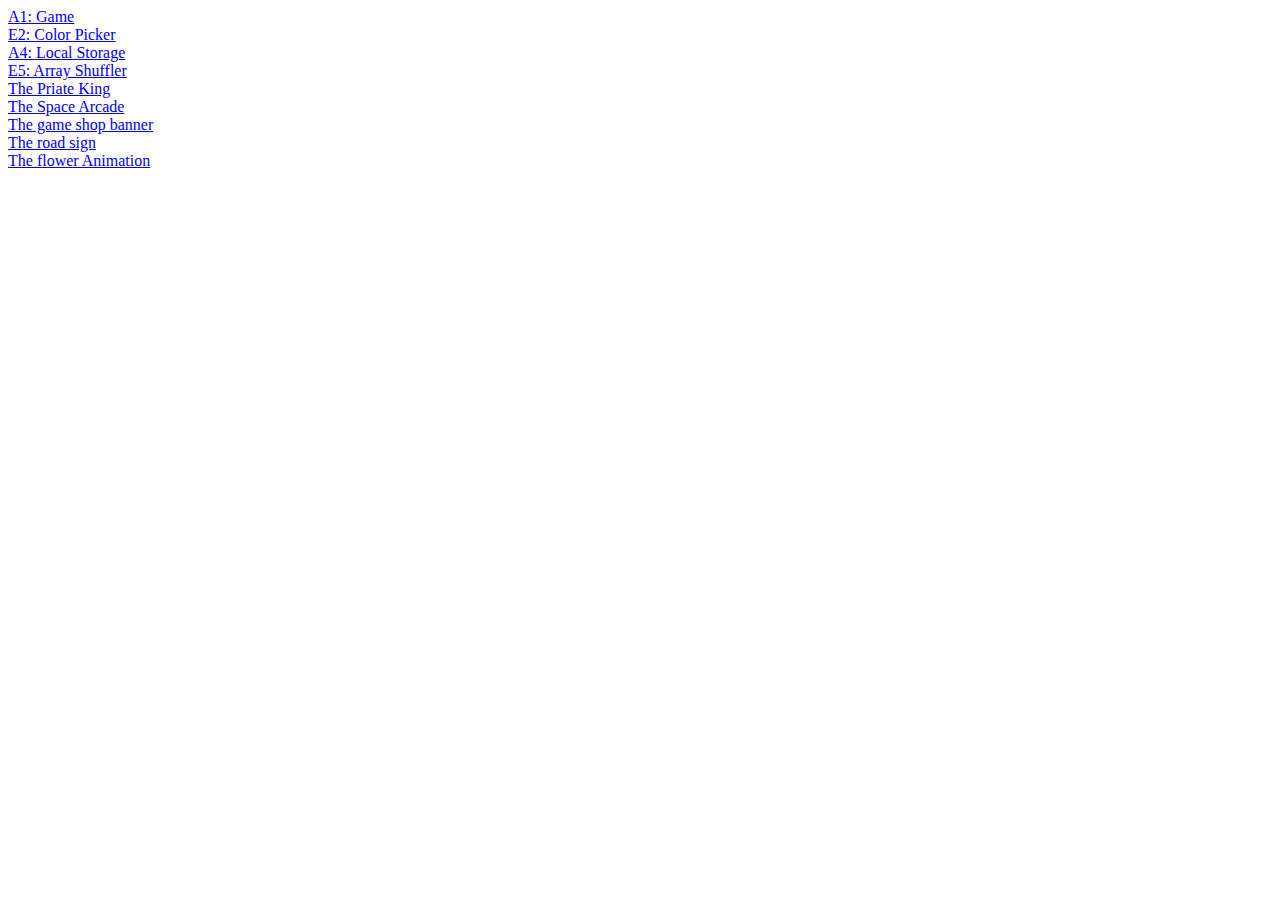
<file: index.html>
<!DOCTYPE HTML>
<html lang="en">
<head>
    <meta charset="UTF-8">
    <meta name="viewport" content="width=device-width">
    <title>Prog209 by Xiaoxuan Li</title>
</head>
<body>
    <a href="209A1/index.html">A1: Game</a><br>
    <a href="e2colorPicker.html">E2: Color Picker</a><br>
    <a href="A4LocalStorage/index.html">A4: Local Storage</a><br>
    <a href="e5shuffling.html">E5: Array Shuffler</a><br>
    <a href="thePirateKing/thePirateKing.html">The Priate King</a><br>
    <a href="spaceArcade/SpaceArcade.html">The Space Arcade</a><br>
    <a href="greenSock/start.html">The game shop banner</a><br>
    <a href="canvas/index.html">The road sign</a><br>
    <a href="flowerAnimation/index.html">The flower Animation</a><br>

</body>
</html>
</file>
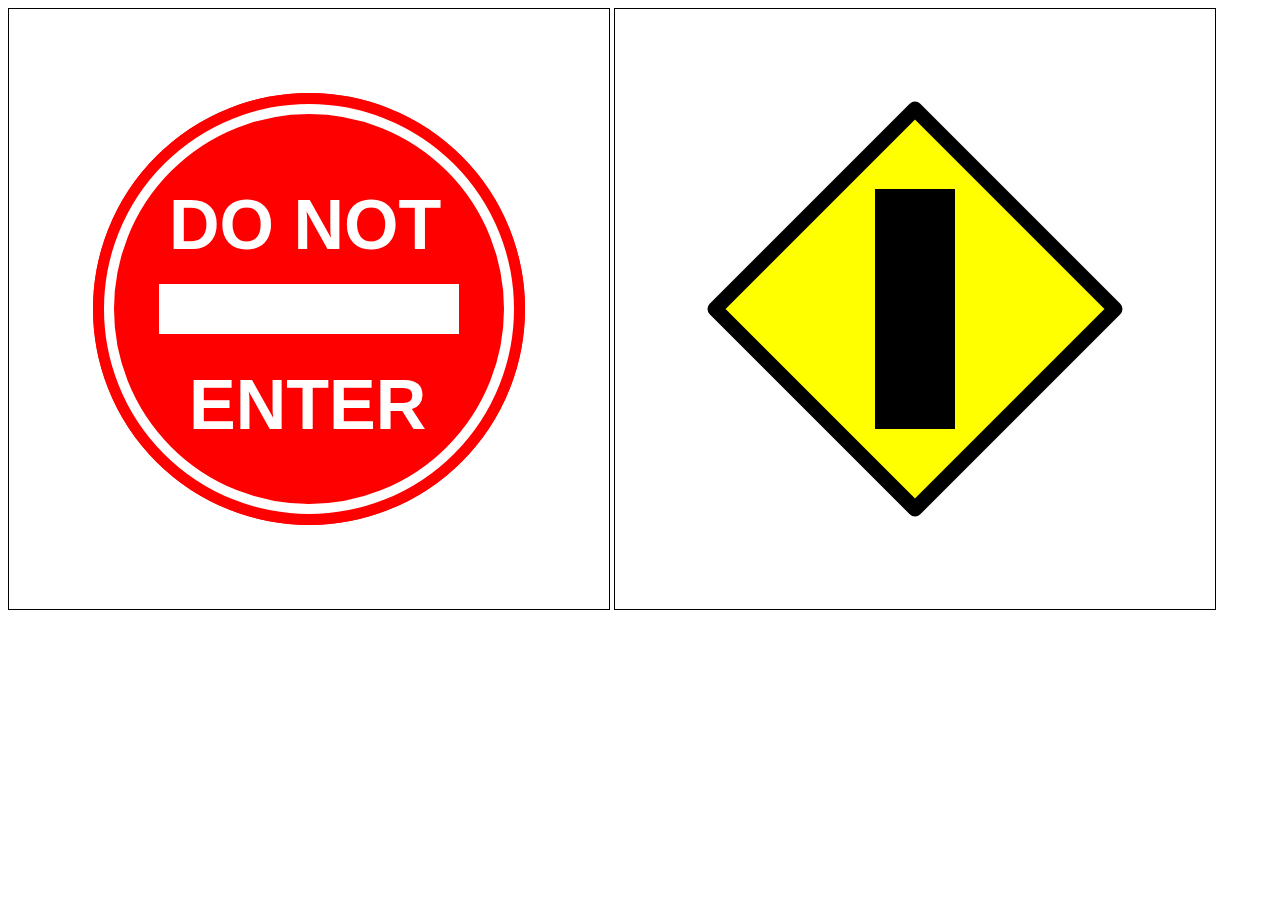
<file: canvas/index.html>
<!DOCTYPE HTML>
<html lang="en">
<head>
    <meta charset="UTF-8">
    <meta name="viewport" content="width=device-width">
    <title>THE MAP</title>
</head>
<body>
    <canvas id="myCanvas" width="600" height="600" style="border:1px solid #000000;">
    </canvas>
    <canvas id="myCanvas2" width="600" height="600" style="border:1px solid #000000;">
    </canvas>
<script src="index.js"></script>
</body>
</html>
</file>
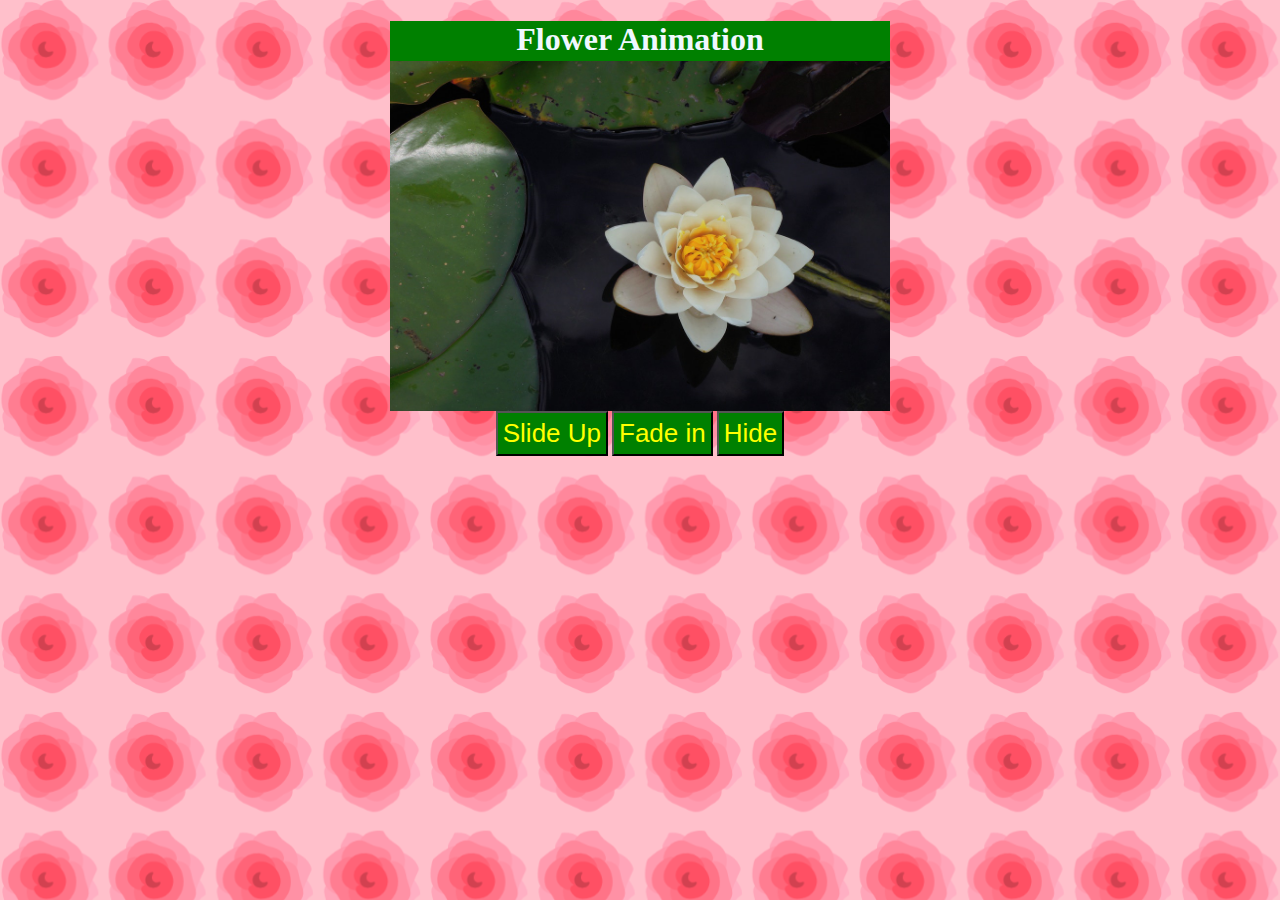
<file: flowerAnimation/index.html>
<!DOCTYPE HTML>
<html lang="en">
<head>
    <meta charset="UTF-8">
    <meta name="viewport" content="width=device-width">
    <title>THE FLOWER</title>
    <style>
        html{
            margin: 0px;
            padding: 0px;
        }
        body{
         margin: 0;
         padding: 0;
         background-color: pink;
         background-image: url("rose.png");
         background-size: 100px;
         background-repeat: space;
        }
        #image{
            height: 350px;
        }
        header{
        height: 40px;
        margin: 0 auto;
        padding: 0;
        background-color: green;
        width: 500px;
        text-align: center;
        color: aliceblue;

        }
        #image, #buttons{
            margin: 0 auto;
            width: 500px;
            text-align: center;

        }
        #up, #in, #toggle{
            font-size: 26px;
            color: yellow;
            cursor: pointer;
            padding: 5px;
            margin: 0 auto;
            background-color:green;
        }
        </style>
    <script src="https://ajax.googleapis.com/ajax/libs/jquery/3.3.1/jquery.min.js"></script>
</head>
<body>
    <header>
        <h1>Flower Animation</h1>
        </header>
    <div id="image">
    <img src="flower.jpg" id="flower" width="500" height="350" alt="flower">
    </div>
    <div id="buttons">
    <button id="up" >Slide Up</button>
    <button id="in" >Fade in</button>
    <button id="toggle" >Hide</button>

    </div>

<script>
$('#toggle').click(function(){
$('#flower').toggle(2000);
toggleButtonText();
togglePicutureShown();
});

pictureShown = true;

function togglePicutureShown() {
    if (pictureShown == true) {
        pictureShown = false;
    } else {
        pictureShown = true;
    }
}

function toggleButtonText(){

if ($('#toggle').text() == "Show"){
    $('#toggle').text("Hide");
} else{
    $('#toggle').text("Show");

}
}

$('#in').click(function(){
    if (pictureShown == false) {
    $('#flower').fadeIn(3000);
    toggleButtonText();
    togglePicutureShown();
    }
});

$('#up').click(function(){
    if (pictureShown == true) {
    $('#flower').slideUp(3000);
    toggleButtonText();
    togglePicutureShown();
    }
});



</script>
</body>
</html>
</file>
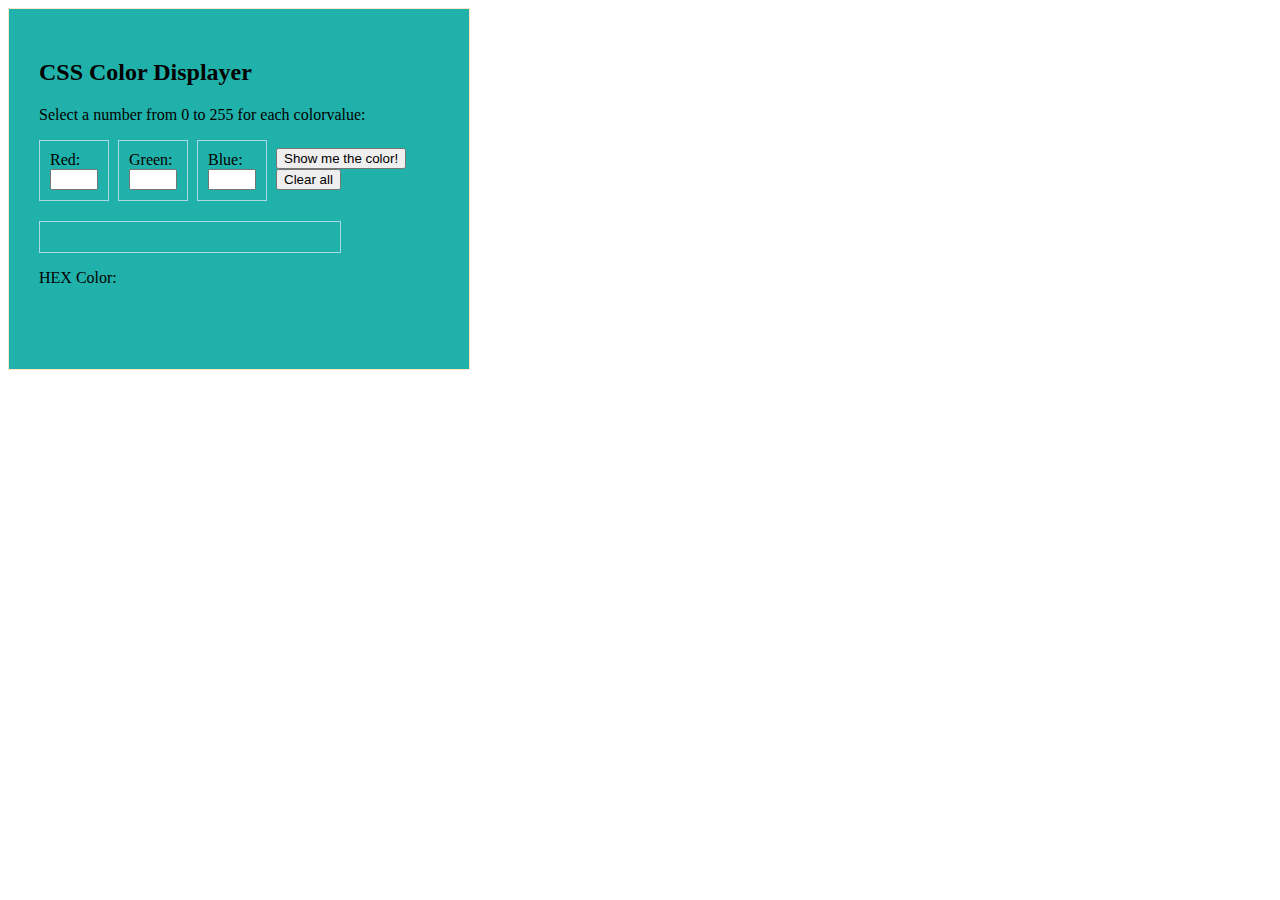
<file: e2colorPicker.html>
<!DOCTYPE HTML>
<html lang="en">
<head>
    <meta charset="UTF-8">
    <meta name="viewport" content="width=device-width">
    <title>Color Picker</title>
    <link rel="stylesheet"  href="e2style.css" type="text/css"/>

</head>
<body>

<div id="colorPicker">
    <h2>CSS Color Displayer</h2>
    <p>Select a number from 0 to 255 for each colorvalue:</p>
<div class="rgb">
    <label for="red">Red:</label><br>
    <input type="text" name="red" id="red" class="in">
    </div>
<div class="rgb">
    <label for="green">Green:</label><br>
    <input type="text" name="green" id="green" class="in">
    </div>
<div class="rgb">
    <label for="blue">Blue:</label><br>
    <input type="text" name="blue" id="blue" class="in">
    </div>
<ul>
<li><input type="submit" id="show" value="Show me the color!"></li>
<li><input type="submit" id="clear" value="Clear all"></li>
</ul>
<div id="colorBar">

</div>
<p>HEX Color:</p>
<div id="hex">
    
</div>
</div>

</body>
<script type="text/javascript" src="e2.js"></script>
</html>
</file>
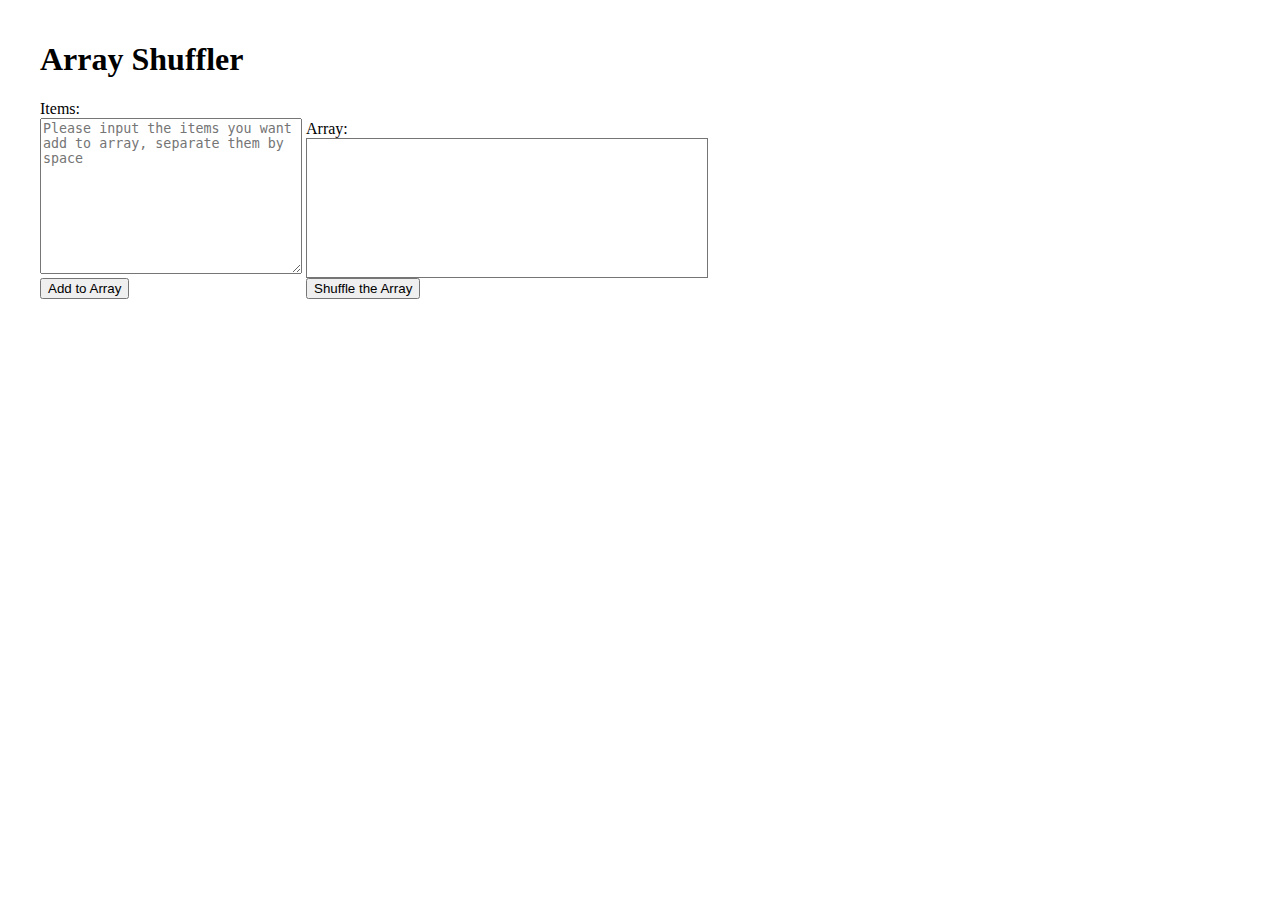
<file: e5shuffling.html>
<!DOCTYPE HTML>
<html lang="en">
<head>
    <meta charset="UTF-8">
    <meta name="viewport" content="width=device-width">
    <title>Shuffling a Array</title>
    <style>
        #right,#left{
            display: inline-block;
        }
        #array{
            border: 1px solid rgb(117, 117, 117);
            width: 400px;
            height: 138px;
            overflow-wrap: break-word;
            overflow: auto;
        }
        html, body{
            margin: 20px;
        }
    </style>
</head>
<body>
    <h1>Array Shuffler</h1>
    <div id="left">
    <label for="items">Items:</label><br>
    <textarea name="items" id="items" rows="10" cols="30" placeholder="Please input the items you want add to array, separate them by space"></textarea>
    <br><input type="submit" id="add" value="Add to Array">
    </div>
    <div id="right">
    Array: 
    <br>
    <div id="array">
    </div>
    <input type="submit" id="shuffling" value="Shuffle the Array">
    </div>
</body>
<script type="text/javascript" src="e5.js"></script>
</html>
</file>
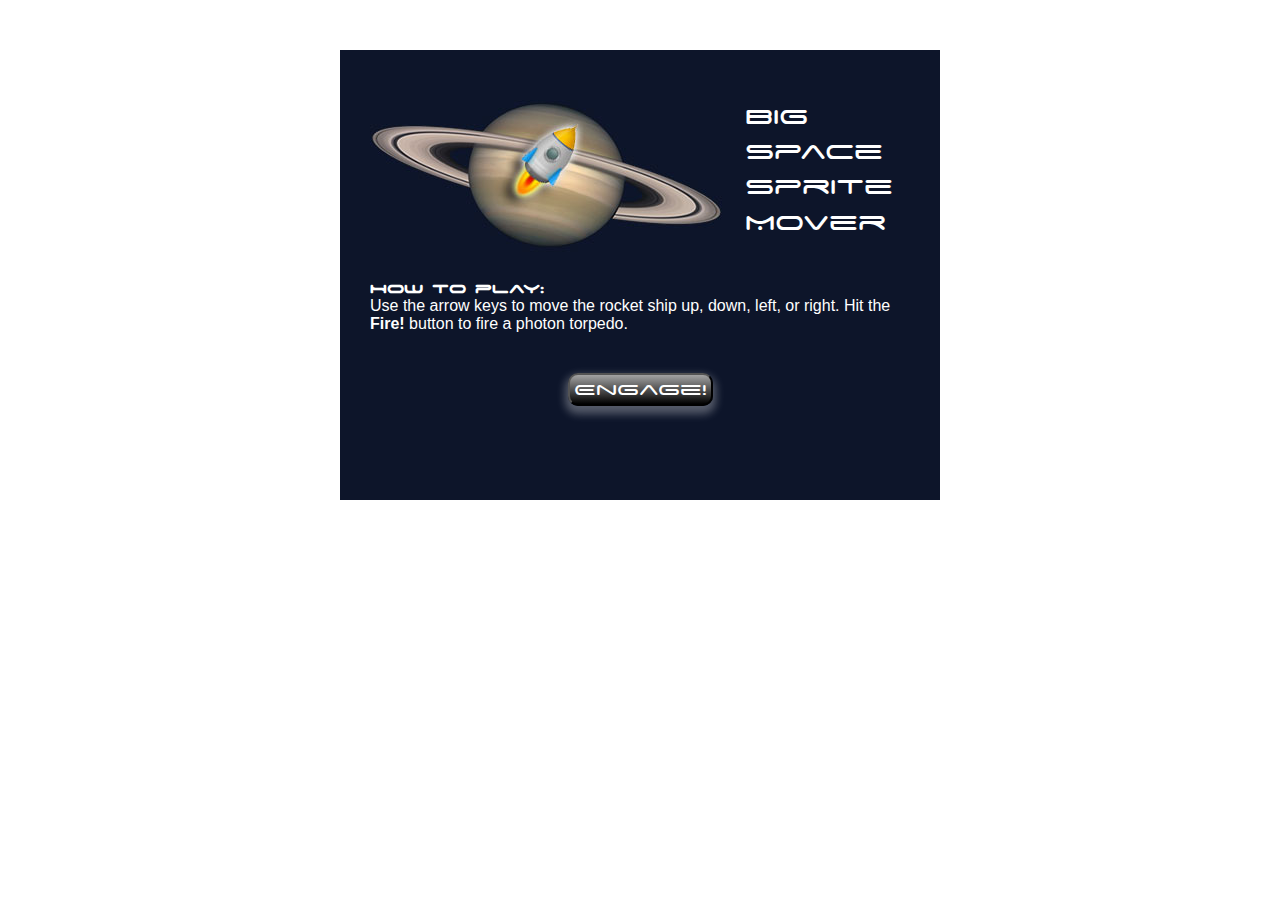
<file: spaceArcade/SpaceArcade.html>
<!doctype html>
<html lang="en">
<head>
	<meta charset="utf-8">
	<title>Space Arcade</title>
	<link rel="stylesheet" href="css/styles.css">
</head>

<body>
	<audio id="bomb">
		<source src="audios/bomb.mp3" type="audio/mp3">
		<source src="audios/bomb.ogg" type="audio/ogg">
	</audio>
	<audio id="bombLong">
		<source src="audios/bombLong.mp3" type="audio/mp3">
		<source src="audios/bombLong.ogg" type="audio/ogg">
	</audio>
	<section id="introScreen">
		<img src="images/introImage.jpg" alt="intro image">
		<span id="title">Big<br>Space<br>Sprite<br>Mover</span>
		<h3>How to play:</h3>
		<p>Use the arrow keys to move the rocket ship up, down, left, or right. Hit the <strong>Fire!</strong> button to fire a photon torpedo.</p>
		<div>
			<button id="start">Engage!</button>
		</div>
	</section>

	<section id="gameScreen">
		<div id="gameUI">
			<div id="gameInfo">
				<p id="fuelNum">Dilithium fuel: 100%</p>
				<p id="phaNum">Phasers: 15 (Press S)</p>
				<p id="troNum">Photon torpedoes: 10</p>
			</div>
			<div id="gameControls">
				<button id="fire">Fire!</button>
				<button id="restart">Restart</button>
			</div>			
		</div>

		<!-- absolutely positioned elements -->
		<img id="ufo" src="images/ufo.png" alt="UFO">
		<img id="phaser" src="images/laser.png" alt="phaser">
		<img id="torpedo" src="images/torpedo.png" alt="torpedo">
		<img id="rocket" src="images/rocket.png" alt="Rocket Ship sprite">
	</section>

	<script src="js/program.js"></script>
</body>
</html>
</file>
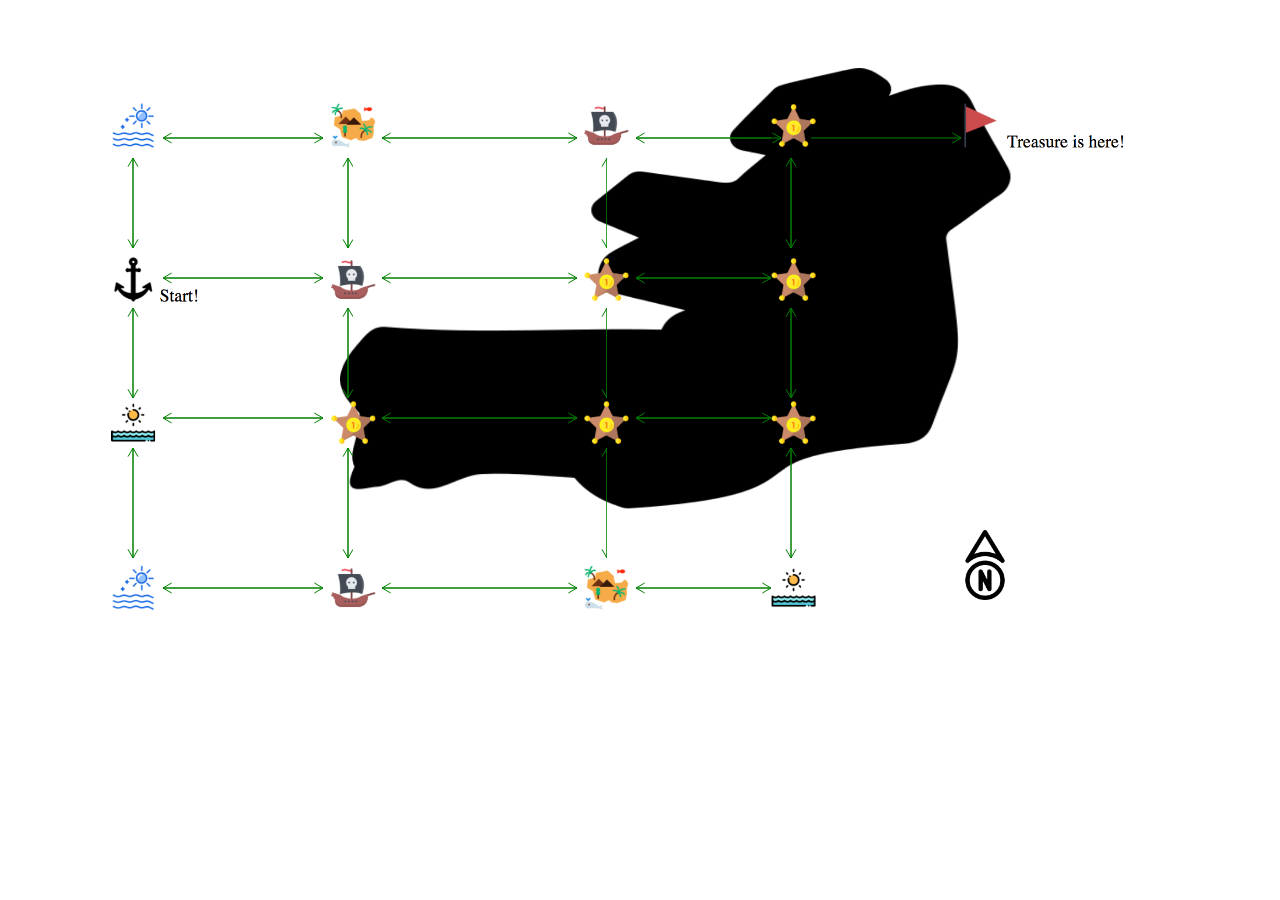
<file: thePirateKing/map.html>
<!DOCTYPE HTML>
<html lang="en">
<head>
    <meta charset="UTF-8">
    <meta name="viewport" content="width=device-width">
    <title>THE MAP</title>
    <link rel="stylesheet"  href="css/map.css" type="text/css"/>
</head>
<body>
        <canvas id="myCanvas1" width="345" height="620" ></canvas>
        <canvas id="myCanvas2" width="250" height="620" ></canvas>
        <canvas id="myCanvas3" width="350" height="620" ></canvas>
        <img src="mapIcons/direction.png" width="70" height="70">

<script src="js/map.js"></script>
</body>
</html>
</file>
<file: e2style.css>
#colorPicker{
    border: 1px solid bisque;
    width: 400px;
    height: 300px;
    background-color:lightseagreen;
    padding: 30px;
}
.rgb{
    display: inline-block;
    border: 1px solid lightblue;
    padding: 10px;
    margin-right: 5px;
}
.in{
    width: 40px;
    height: 15px;
}
ul, li{
    list-style-type: none;
    padding: 0px;
    margin: 0px;
    border: 0px;
   }
ul{
    display: inline-block;
}
#colorBar{
    width: 300px;
    height: 30px;
    border: 1px solid lightblue;
    margin-top: 20px;
}
</file>
<file: spaceArcade/css/styles.css>
* { margin: 0; 
	padding: 0;
}

@font-face {
    font-family: 'spaceAge';
    src: url('../fonts/space_age-webfont.eot');
    src: url('../fonts/space_age-webfont.eot?#iefix') format('embedded-opentype'),
         url('../fonts/space_age-webfont.woff') format('woff'),
         url('../fonts/space_age-webfont.ttf') format('truetype'),
         url('../fonts/space_age-webfont.svg#space_ageregular') format('svg');
    font-weight: normal;
    font-style: normal;
}

#introScreen {
	margin: 50px auto;
	padding: 50px 30px;
	width: 540px;
	height: 350px;
	position: relative;
	background-color: #0d152a;
	font-family: Arial, Helvetica, sans-serif;
	color: white;
}
#title {
	font-size: 32px;
	line-height: 1.1em;
	font-family: spaceAge;
}
#introScreen img {
	float: left;
	margin-right: 20px;
}
#introScreen h3 {
	clear: both;
	font-family: spaceAge;
	margin-top: 40px;
}
#introScreen div {
	margin-top: 40px;
	text-align: center;
}

button {
	font-family: spaceAge;
	font-size: 150%;
	padding: 4px;
	cursor: pointer;
	color: white;

	-webkit-border-radius: 10px;
	-moz-border-radius: 10px;
	border-radius: 10px;

	background: -webkit-linear-gradient(top, #a3a3a3, #000);
	background: -moz-linear-gradient(top, #a3a3a3, #000);
	background: linear-gradient(top, #a3a3a3, #000);

	-webkit-box-shadow: 0px 5px 8px 3px rgba(255,255,255,0.3);
	-moz-box-shadow: 0px 5px 8px 3px rgba(255,255,255,0.3);
	box-shadow: 0px 5px 8px 3px rgba(255,255,255,0.3);
}
#restart{
	font-size: 80%;
	color: yellow;
}
button:hover {
	background: -webkit-linear-gradient(top, #acc7a3, #506651);
	background: -moz-linear-gradient(top, #acc7a3, #506651);
	background: linear-gradient(top, #acc7a3, #506651);	
}
#gameScreen {
	margin: 50px auto;
	width: 600px;
	height: 450px;
	background-image: url("../images/bkg.jpg");
	display:none;
	position: relative;
}
#rocket {
	position: absolute;
	display: none;
}
#torpedo{
	position: absolute;

	/* transition */
	-webkit-transition: left 0.3s ease-out 0s;
	-moz-transition: left 0.3s ease-out 0s;
	transition: left 0.3s ease-out 0s;
}
#phaser{
	position: absolute;

	/* transition */
	-webkit-transition: left 1.7s ease-out 0s;
	-moz-transition: left 1.7s ease-out 0s;
	transition: left 1.7s ease-out 0s;
}

#ufo {
	position: absolute;
	display: none;
	top: 100px;
	left: 30px;
	visibility: visible;
}
#gameUI {
	width: 560px;
	height: 50px;
	padding: 10px 20px;
	background-color: rgba(0,0,0,0.5);
	color: white;
	font-family: spaceAge;
	line-height: 1em;
}
#gameInfo {
	width: 450px;
	height: 120px;
	font-size: 120%;
	float: left;
}
#gameControls {
	width: 50px;
	height: 120px;
	padding-top: 0px;
	float:left;
}
</file>
<file: thePirateKing/css/map.css>
body{
    background-image: url("../mapIcons/gameMap.png");
    background-repeat: no-repeat;
    background-size: 1150px;
    background-position:top;
    min-width: 900px;
}
img{
    position: absolute;
    top: 530px;
    left: 950px;
}
</file>
